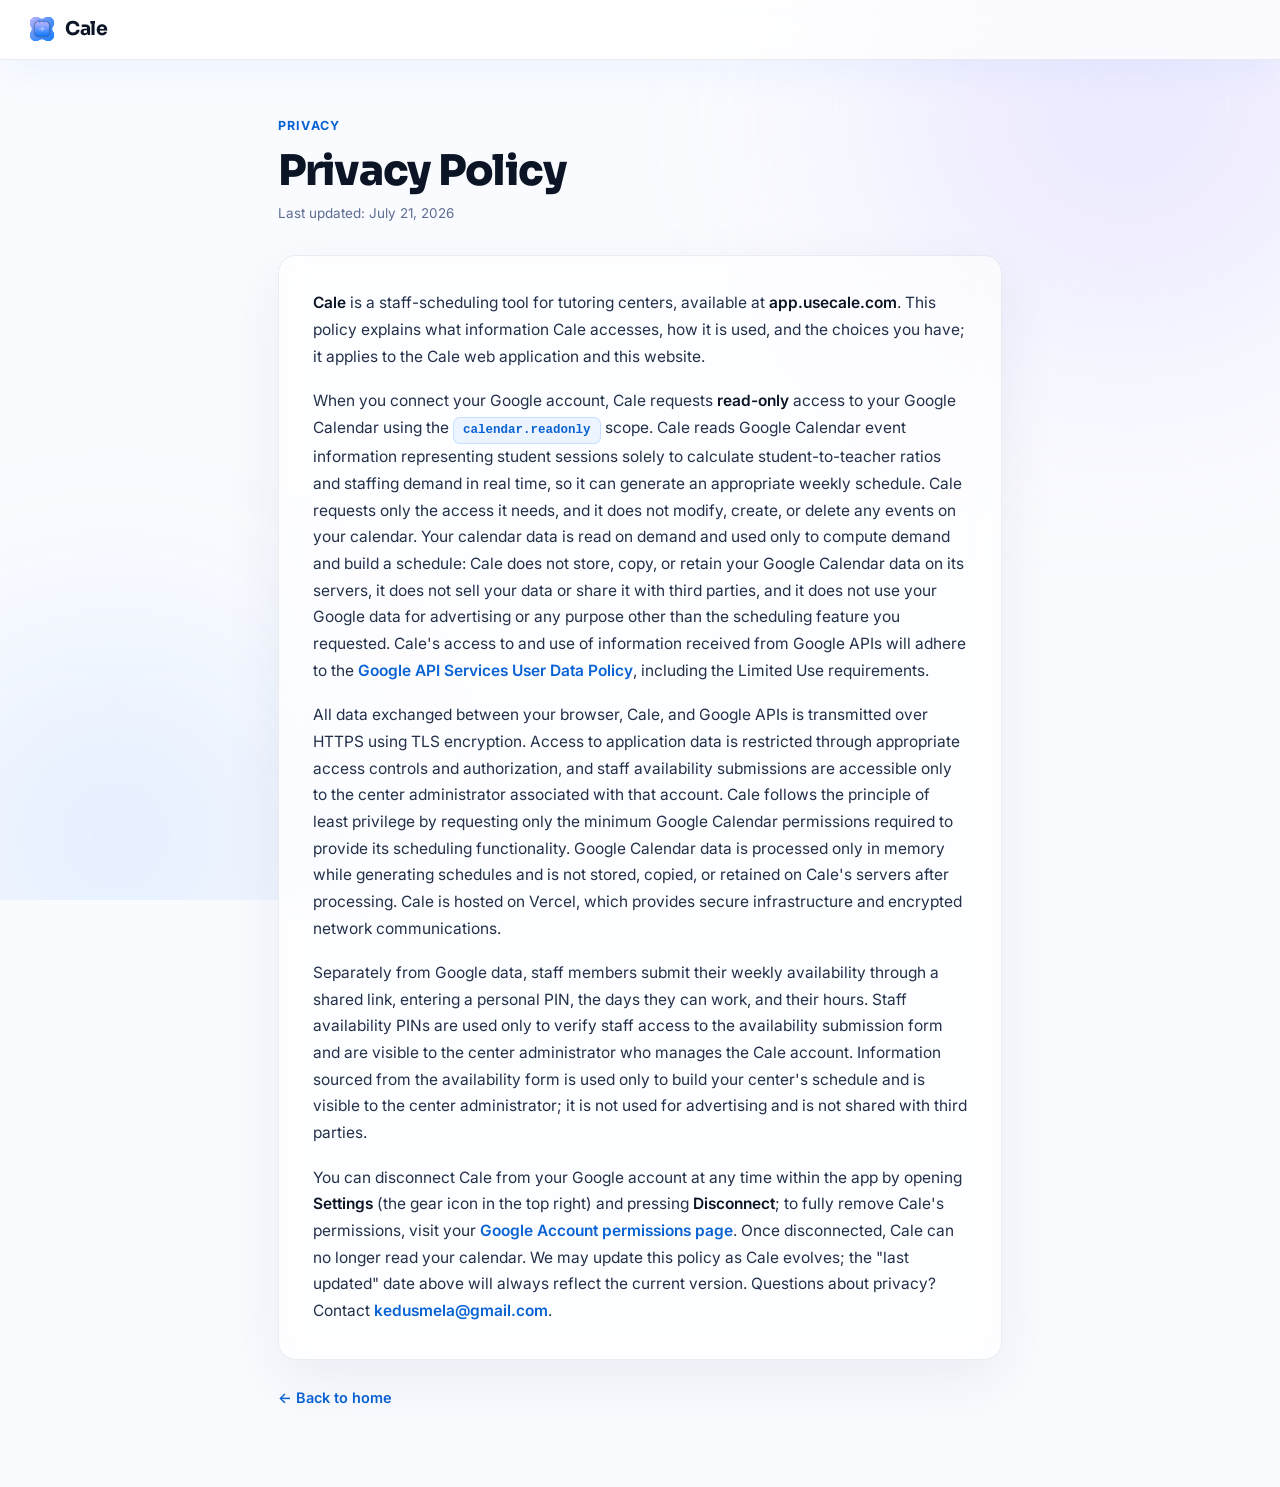
<file: privacy.html>
<!doctype html>
<html lang="en">
  <head>
    <meta charset="utf-8" />
    <meta name="viewport" content="width=device-width, initial-scale=1" />
    <title>Privacy Policy — Cale</title>
    <link rel="canonical" href="https://usecale.com/privacy.html" />
    <link rel="icon" href="/favicon.ico" sizes="any" />
    <link rel="icon" type="image/png" sizes="144x144" href="/favicon.png" />
    <link rel="icon" type="image/svg+xml" href="/logo.svg" />
    <link rel="apple-touch-icon" href="/favicon.png" />
    <style>
      @import url("https://fonts.googleapis.com/css2?family=Inter:wght@400;500;600;700&family=Sora:wght@600;700;800&display=swap");

      :root {
        --blue: #0d7bff;
        --blue-deep: #0a63d4;
        --purple: #c3b9ff;
        --purple-deep: #9f8fff;
        --ink: #0b1526;
        --ink-soft: #22304a;
        --muted: #5a6b8c;
        --muted-2: #5d6d93;
        --bg: #fafbff;
        --card: rgba(255, 255, 255, 0.66);
        --card-solid: #ffffff;
        --card-border: rgba(16, 32, 64, 0.08);
        --radius: 18px;
        --ease: cubic-bezier(0.22, 1, 0.36, 1);
      }
      * {
        box-sizing: border-box;
        margin: 0;
        padding: 0;
      }
      html {
        -webkit-font-smoothing: antialiased;
        scroll-behavior: smooth;
      }
      body {
        font-family: "Inter", system-ui, sans-serif;
        background: var(--bg);
        color: var(--ink);
        min-height: 100vh;
        font-size: 15px;
        line-height: 1.62;
      }
      /* ambient field — same treatment as the pitch site */
      .field {
        position: fixed;
        inset: 0;
        z-index: 0;
        pointer-events: none;
        overflow: hidden;
      }
      .field::before,
      .field::after {
        content: "";
        position: absolute;
        border-radius: 50%;
        filter: blur(90px);
      }
      .field::before {
        width: 60vw;
        height: 60vw;
        background: radial-gradient(
          circle,
          rgba(195, 185, 255, 0.35),
          transparent 65%
        );
        top: -22vw;
        right: -18vw;
        animation: breathe1 18s var(--ease) infinite alternate;
      }
      .field::after {
        width: 50vw;
        height: 50vw;
        background: radial-gradient(
          circle,
          rgba(13, 123, 255, 0.12),
          transparent 65%
        );
        bottom: -20vw;
        left: -16vw;
        animation: breathe2 22s var(--ease) infinite alternate;
      }
      @keyframes breathe1 {
        to {
          transform: translate(-6vw, 8vw) scale(1.12);
        }
      }
      @keyframes breathe2 {
        to {
          transform: translate(7vw, -6vw) scale(1.18);
        }
      }

      .wrap {
        position: relative;
        z-index: 2;
      }

      /* glass header */
      header {
        position: sticky;
        top: 0;
        z-index: 10;
        background: rgba(255, 255, 255, 0.72);
        backdrop-filter: blur(18px) saturate(150%);
        -webkit-backdrop-filter: blur(18px) saturate(150%);
        border-bottom: 1px solid var(--card-border);
        box-shadow: 0 10px 40px rgba(13, 123, 255, 0.06);
        padding: 14px 28px;
        display: flex;
        align-items: center;
      }
      .cale-logo-lockup {
        display: flex;
        align-items: center;
        gap: 9px;
        text-decoration: none;
        color: inherit;
      }
      .cale-logo-lockup img {
        width: 28px;
        height: 28px;
        display: block;
      }
      .cale-wordmark {
        font-family: "Sora", sans-serif;
        font-size: 19px;
        font-weight: 700;
        letter-spacing: -0.02em;
        color: var(--ink);
      }

      .page-body {
        padding: 56px 28px 80px;
        max-width: 780px;
        width: 100%;
        margin: 0 auto;
      }

      .page-intro {
        margin-bottom: 30px;
      }
      .eyebrow {
        font-size: 12.5px;
        font-weight: 700;
        letter-spacing: 0.09em;
        text-transform: uppercase;
        color: var(--blue-deep);
        margin-bottom: 12px;
      }
      .page-intro h1 {
        font-family: "Sora", sans-serif;
        font-size: clamp(30px, 5vw, 42px);
        font-weight: 800;
        letter-spacing: -0.03em;
        line-height: 1.08;
        color: var(--ink);
        margin-bottom: 10px;
      }
      .page-intro .updated {
        color: var(--muted-2);
        font-size: 13.5px;
      }

      .card {
        padding: 24px 26px;
        background: var(--card);
        border: 1px solid var(--card-border);
        border-radius: var(--radius);
        backdrop-filter: blur(14px);
        -webkit-backdrop-filter: blur(14px);
        box-shadow: 0 20px 60px rgba(13, 40, 90, 0.07);
        margin-bottom: 18px;
      }
      .card h2 {
        font-family: "Sora", sans-serif;
        font-size: 17.5px;
        font-weight: 700;
        letter-spacing: -0.01em;
        color: var(--ink);
        margin-bottom: 10px;
        display: flex;
        align-items: center;
        gap: 10px;
      }
      .card h2 .n {
        width: 26px;
        height: 26px;
        flex: none;
        border-radius: 8px;
        display: grid;
        place-items: center;
        font-size: 13px;
        font-weight: 800;
        font-family: "Sora", sans-serif;
        color: var(--blue-deep);
        background: linear-gradient(
          135deg,
          rgba(13, 123, 255, 0.12),
          rgba(195, 185, 255, 0.3)
        );
        border: 1px solid rgba(13, 123, 255, 0.16);
      }
      .card p {
        color: var(--ink-soft);
        margin-bottom: 10px;
      }
      .card p:last-child {
        margin-bottom: 0;
      }
      .policy {
        padding: 34px 34px;
      }
      .policy p {
        margin-bottom: 18px;
        font-size: 15.5px;
        line-height: 1.72;
      }
      .policy p:last-child {
        margin-bottom: 0;
      }
      .card strong {
        color: var(--ink);
        font-weight: 600;
      }
      .card ul {
        margin: 4px 0 0;
        padding-left: 20px;
        color: var(--ink-soft);
      }
      .card li {
        margin-bottom: 6px;
      }
      .card a {
        color: var(--blue-deep);
        text-decoration: none;
        font-weight: 600;
      }
      .card a:hover {
        text-decoration: underline;
      }

      .scope-chip {
        display: inline-block;
        font-family: ui-monospace, "SF Mono", Menlo, monospace;
        font-size: 12.5px;
        font-weight: 600;
        color: var(--blue-deep);
        background: rgba(13, 123, 255, 0.08);
        border: 1px solid rgba(13, 123, 255, 0.16);
        padding: 2px 9px;
        border-radius: 7px;
      }

      .footer-note {
        margin-top: 26px;
        font-size: 14.5px;
      }
      .footer-note a {
        color: var(--blue-deep);
        text-decoration: none;
        font-weight: 600;
      }
      .footer-note a:hover {
        text-decoration: underline;
      }

      @media (prefers-reduced-motion: reduce) {
        .field::before,
        .field::after {
          animation: none;
        }
      }
      @media (max-width: 620px) {
        header {
          padding: 12px 20px;
        }
        .page-body {
          padding: 40px 20px 64px;
        }
        .card {
          padding: 20px 20px;
        }
      }
    </style>
  </head>
  <body>
    <div class="field" aria-hidden="true"></div>

    <div class="wrap">
      <header>
        <a class="cale-logo-lockup" href="index.html">
          <img src="logo.svg" alt="Cale logo" />
          <span class="cale-wordmark">Cale</span>
        </a>
      </header>

      <main class="page-body">
        <div class="page-intro">
          <div class="eyebrow">Privacy</div>
          <h1>Privacy Policy</h1>
          <p class="updated">Last updated: July 21, 2026</p>
        </div>

        <div class="card policy">
          <p>
            <strong>Cale</strong> is a staff-scheduling tool for tutoring
            centers, available at <strong>app.usecale.com</strong>. This
            policy explains what information Cale accesses, how it is used, and
            the choices you have; it applies to the Cale web application and
            this website.
          </p>
          <p>
            When you connect your Google account, Cale requests
            <strong>read-only</strong> access to your Google Calendar using the
            <span class="scope-chip">calendar.readonly</span> scope. Cale reads
            Google Calendar event information representing student sessions
            solely to calculate student-to-teacher ratios and staffing demand in
            real time, so it can generate an appropriate weekly schedule. Cale
            requests only the access it needs, and it does not modify, create,
            or delete any events on your calendar. Your calendar data is read on
            demand and used only to compute demand and build a schedule: Cale
            does not store, copy, or retain your Google Calendar data on its
            servers, it does not sell your data or share it with third parties,
            and it does not use your Google data for advertising or any purpose
            other than the scheduling feature you requested. Cale's access to
            and use of information received from Google APIs will adhere to the
            <a
              href="https://developers.google.com/terms/api-services-user-data-policy"
              target="_blank"
              rel="noopener noreferrer"
              >Google API Services User Data Policy</a
            >, including the Limited Use requirements.
          </p>
          <p>
            All data exchanged between your browser, Cale, and Google APIs is
            transmitted over HTTPS using TLS encryption. Access to application
            data is restricted through appropriate access controls and
            authorization, and staff availability submissions are accessible
            only to the center administrator associated with that account. Cale
            follows the principle of least privilege by requesting only the
            minimum Google Calendar permissions required to provide its
            scheduling functionality. Google Calendar data is processed only in
            memory while generating schedules and is not stored, copied, or
            retained on Cale's servers after processing. Cale is hosted on
            Vercel, which provides secure infrastructure and encrypted network
            communications.
          </p>
          <p>
            Separately from Google data, staff members submit their weekly
            availability through a shared link, entering a personal PIN, the
            days they can work, and their hours. Staff availability PINs are
            used only to verify staff access to the availability submission form
            and are visible to the center administrator who manages the Cale
            account. Information sourced from the availability form is used only
            to build your center's schedule and is visible to the center
            administrator; it is not used for advertising and is not shared with
            third parties.
          </p>
          <p>
            You can disconnect Cale from your Google account at any time within
            the app by opening
            <strong>Settings</strong> (the gear icon in the top right) and
            pressing <strong>Disconnect</strong>; to fully remove Cale's
            permissions, visit your
            <a
              href="https://myaccount.google.com/permissions"
              target="_blank"
              rel="noopener noreferrer"
              >Google Account permissions page</a
            >. Once disconnected, Cale can no longer read your calendar. We may
            update this policy as Cale evolves; the "last updated" date above
            will always reflect the current version. Questions about privacy?
            Contact
            <a href="mailto:kedusmela@gmail.com">kedusmela@gmail.com</a>.
          </p>
        </div>

        <p class="footer-note"><a href="index.html">← Back to home</a></p>
      </main>
    </div>
  </body>
</html>
</file>
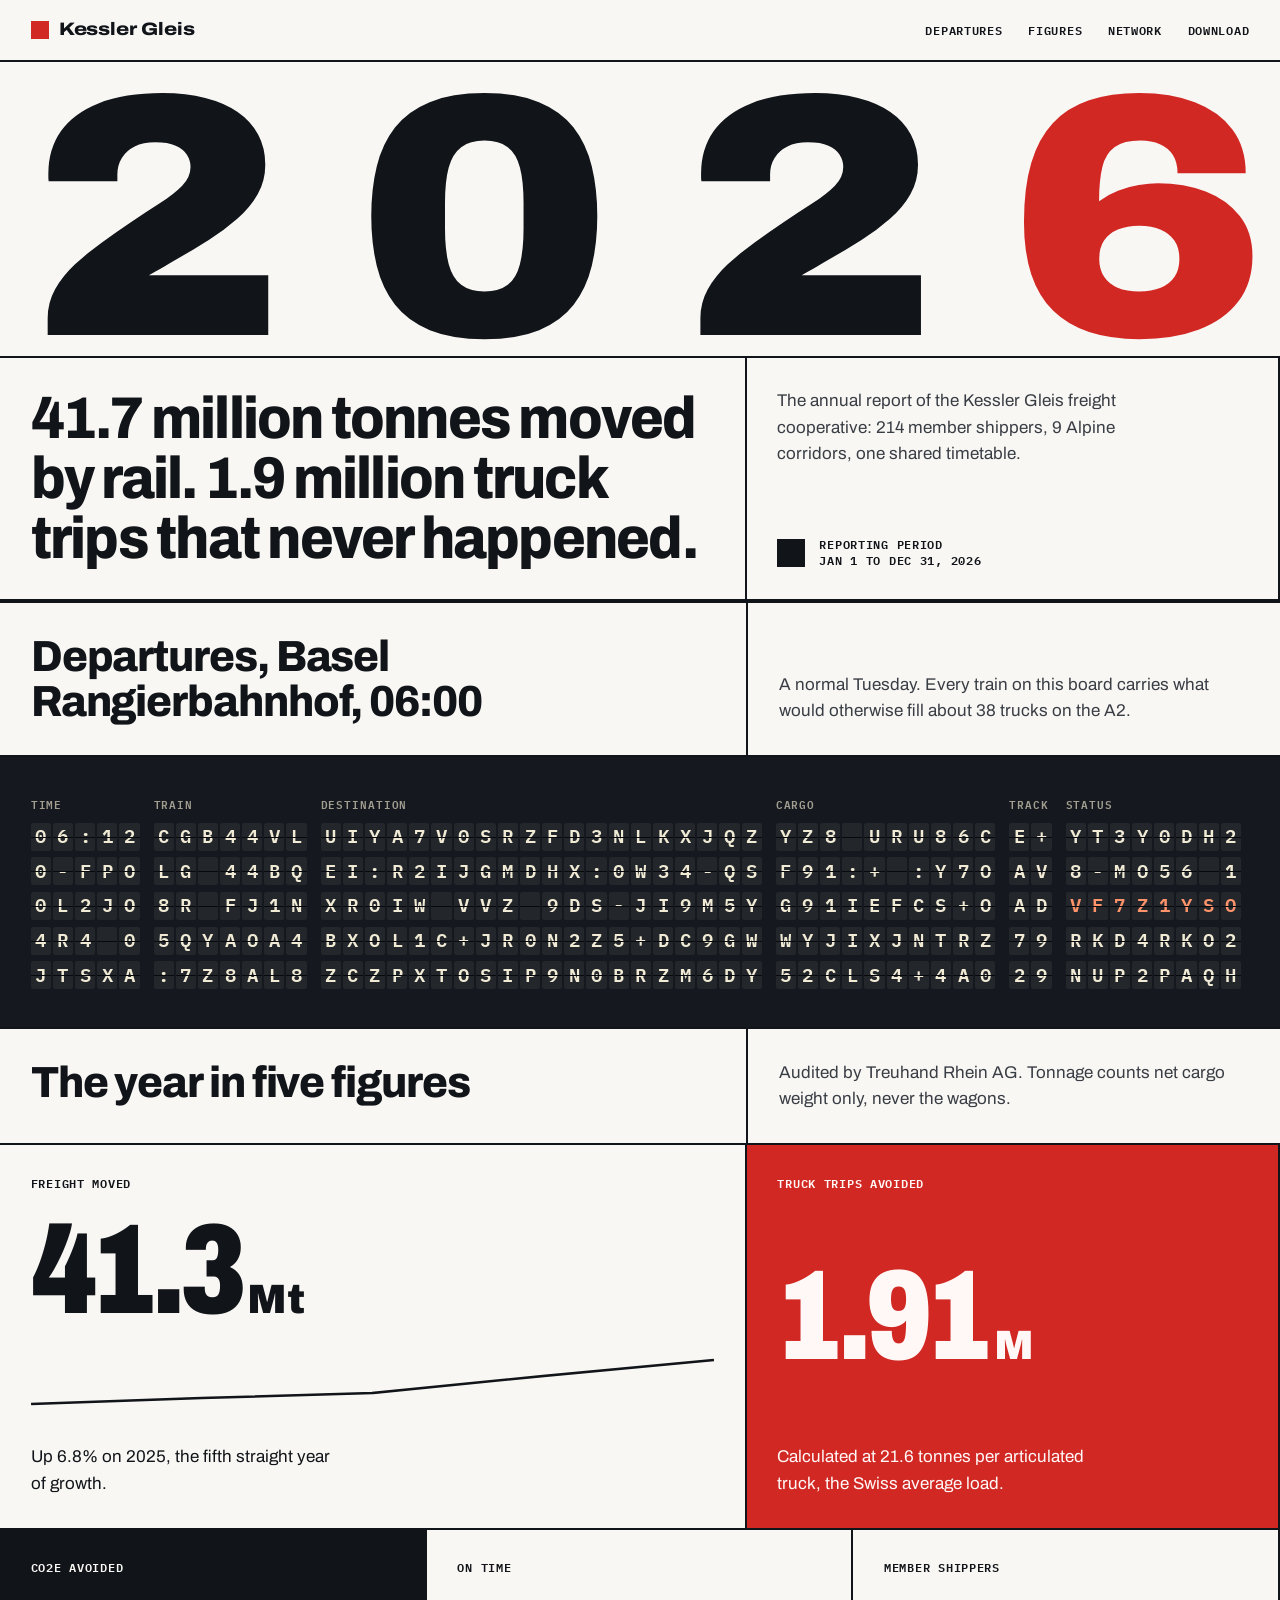
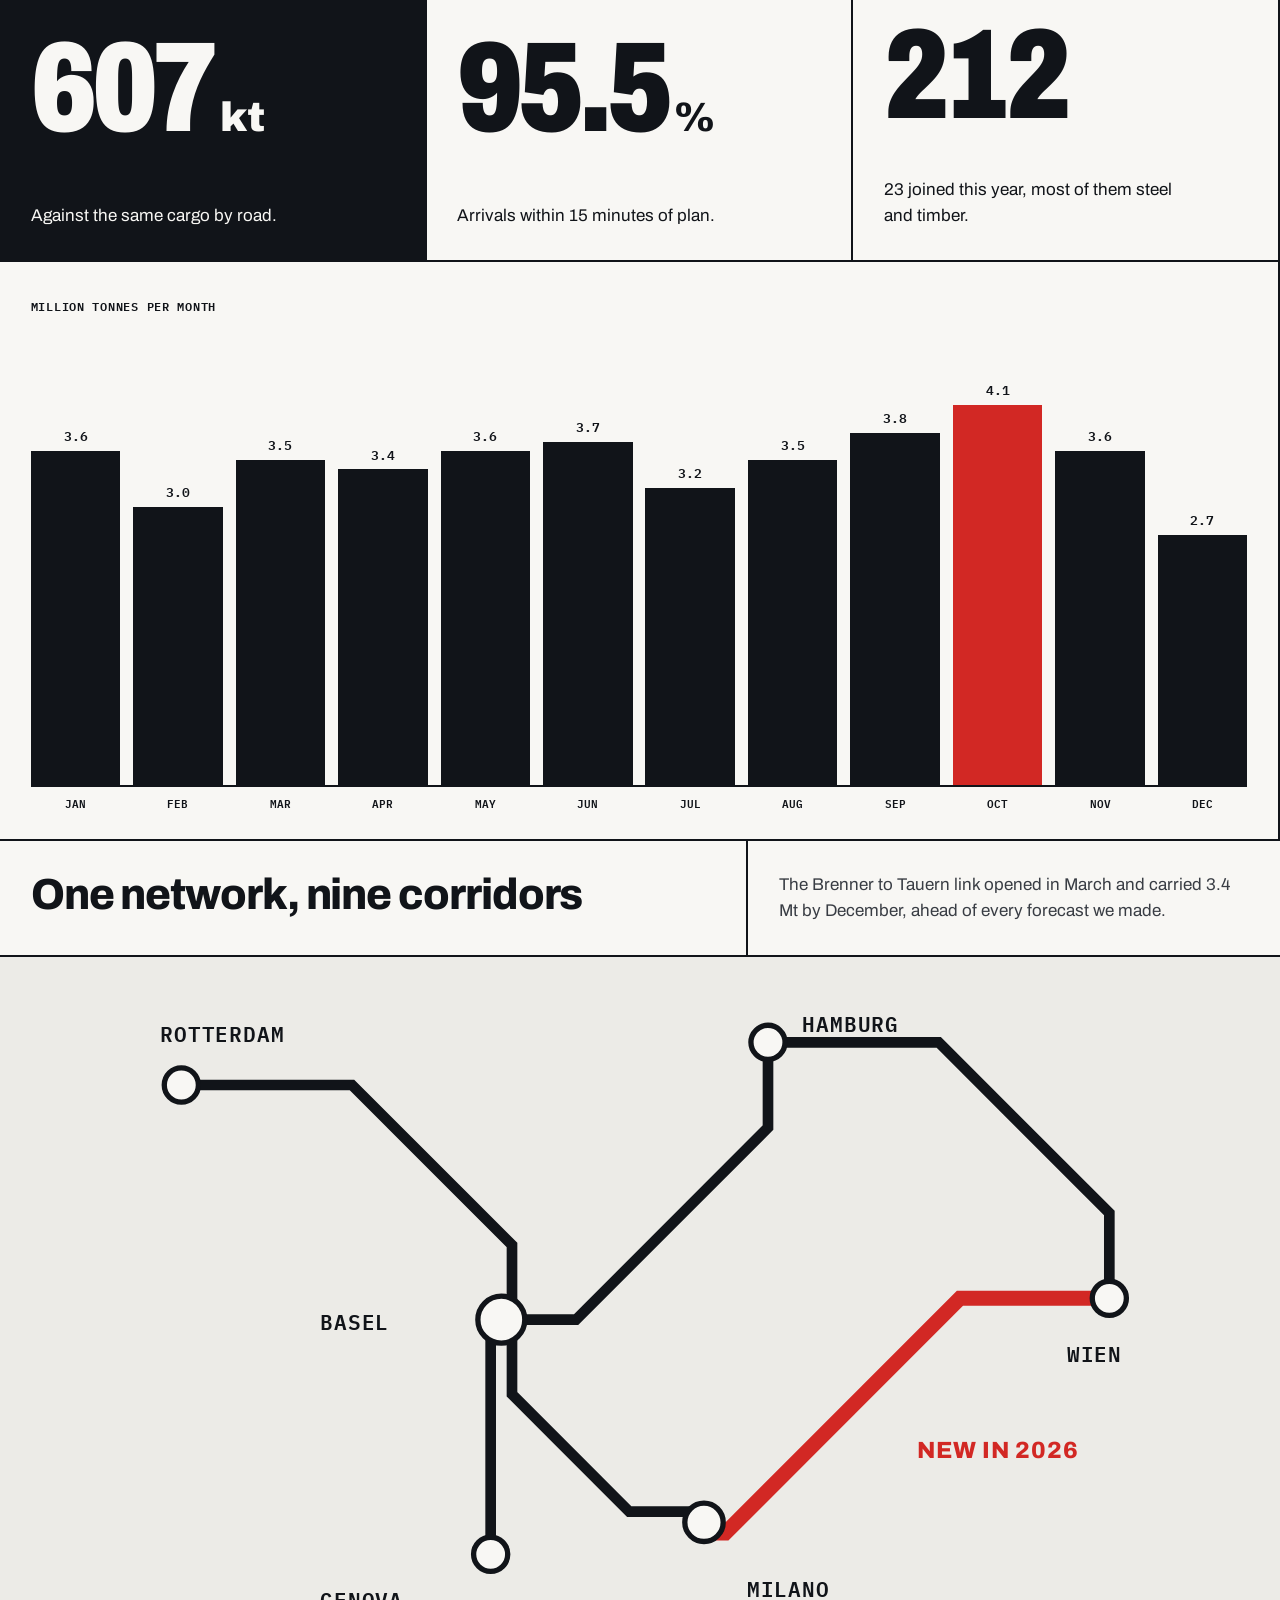
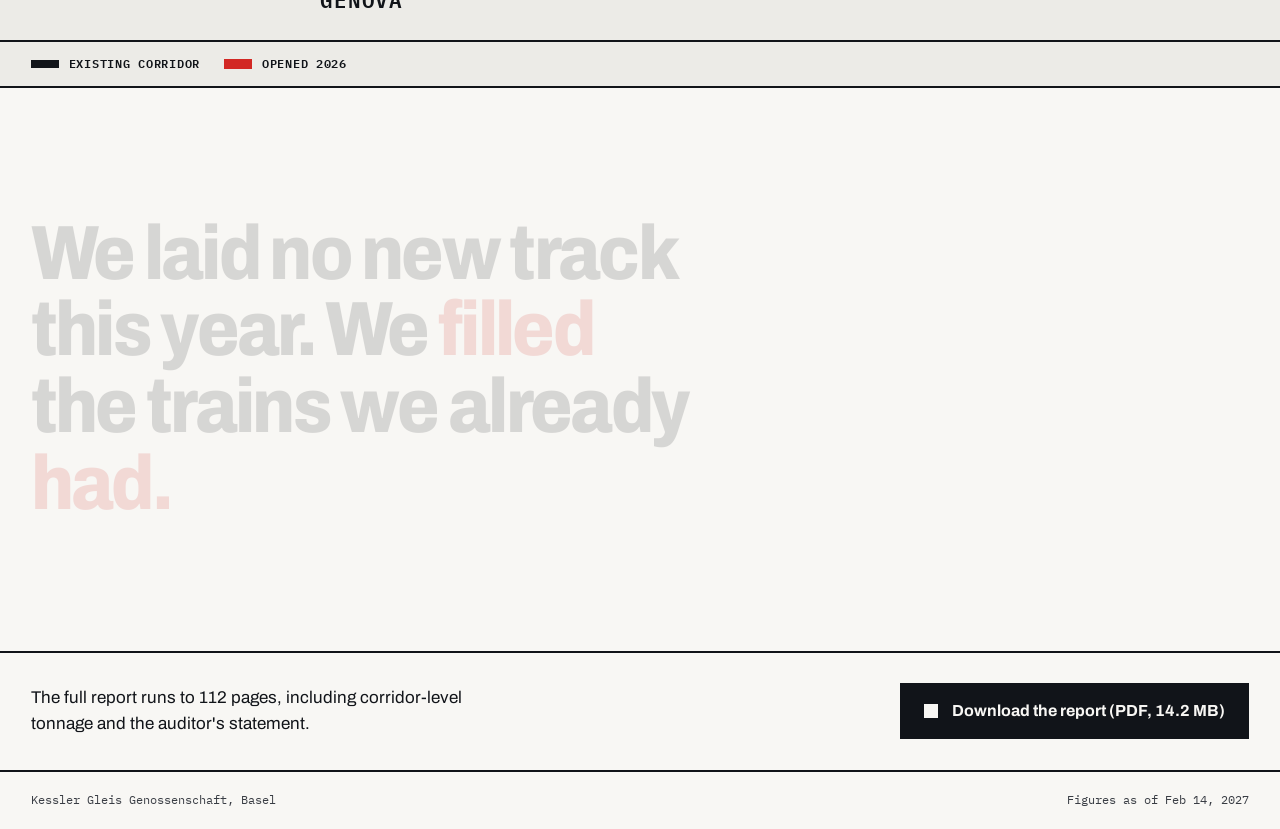
<file: .claude/skills/design-taste/templates/swiss-report.html>
<!doctype html>
<html lang="en">
<head>
<meta charset="utf-8">
<meta name="viewport" content="width=device-width,initial-scale=1">
<title>Kessler Gleis Annual Report 2026</title>
<link rel="preconnect" href="https://fonts.googleapis.com">
<link rel="preconnect" href="https://fonts.gstatic.com" crossorigin>
<link href="https://fonts.googleapis.com/css2?family=Archivo:wdth,wght@62..125,100..900&family=IBM+Plex+Mono:wght@400;600&display=swap" rel="stylesheet">
<style>
/* Theme lock: light only. This is the printed annual report, read at a desk under office light; the paper is the brand. */
:root{
  --paper: oklch(97.5% 0.004 90);
  --paper-2: oklch(94% 0.005 90);
  --ink: oklch(19% 0.012 260);
  --ink-2: oklch(36% 0.012 260);
  --signal: oklch(56% 0.205 28);
  --signal-ink: oklch(98.5% 0.008 28);
  --board: oklch(21% 0.012 260);
  --flap: oklch(27% 0.012 260);
  --flap-ink: oklch(94% 0.03 95);
  --ease-out: cubic-bezier(.23,1,.32,1);
  --ease-mech: cubic-bezier(.7,0,.2,1);
  --gut: clamp(16px, 2.4vw, 32px);
  /* z-index scale */
  --z-sticky: 10;
}
*{box-sizing:border-box}
html{-webkit-text-size-adjust:100%}
body{margin:0;background:var(--paper);color:var(--ink);font-family:"Archivo",system-ui,sans-serif;font-size:17px;line-height:1.55;font-variation-settings:"wdth" 100}
.mono{font-family:"IBM Plex Mono",ui-monospace,monospace}
h1,h2,h3{text-wrap:balance;margin:0}
p{text-wrap:pretty;margin:0}
a{color:inherit}
.sr{position:absolute;width:1px;height:1px;overflow:hidden;clip:rect(0 0 0 0);white-space:nowrap}
:focus-visible{outline:3px solid var(--signal);outline-offset:3px}

/* Header */
.top{position:sticky;top:0;z-index:var(--z-sticky);display:flex;justify-content:space-between;align-items:center;gap:16px;padding:14px var(--gut);background:var(--paper);border-bottom:2px solid var(--ink)}
.brand{font-weight:800;font-variation-settings:"wdth" 118;letter-spacing:-.01em;text-decoration:none;display:flex;align-items:center;gap:10px;font-size:18px}
.brand i{width:18px;height:18px;background:var(--signal);display:inline-block}
.top nav{display:flex;gap:clamp(12px,2vw,28px);font:600 12px/1 "IBM Plex Mono",monospace;text-transform:uppercase;letter-spacing:.06em}
.top nav a{text-decoration:none;padding:10px 0;background:linear-gradient(var(--ink),var(--ink)) left bottom/0 2px no-repeat;transition:background-size .25s var(--ease-out)}
.top nav a:hover{background-size:100% 2px}
@media (max-width:640px){.top nav a:not(:last-child){display:none}}

/* Grid primitives */
.grid{display:grid;grid-template-columns:repeat(12,minmax(0,1fr))}
.cell{border-right:2px solid var(--ink);border-bottom:2px solid var(--ink);padding:var(--gut);position:relative;min-width:0}
.label{font:600 12px/1.3 "IBM Plex Mono",monospace;text-transform:uppercase;letter-spacing:.06em}

/* Hero */
.hero{border-bottom:2px solid var(--ink)}
.hero-year{grid-column:1/-1;display:flex;justify-content:space-between;padding:clamp(8px,2vw,24px) var(--gut) 0;font-weight:900;font-size:clamp(96px,27vw,420px);line-height:.78;letter-spacing:-.045em;overflow:hidden;border-bottom:2px solid var(--ink)}
.hero-year span{display:block;font-variation-settings:"wdth" 112;animation:widen 1.6s var(--ease-mech) both;animation-delay:calc(var(--i)*90ms)}
.hero-year span:nth-child(4){color:var(--signal)}
@keyframes widen{from{font-variation-settings:"wdth" 62;transform:translateY(18%)}}
.hero-main{grid-column:1/8}
.hero-title{font-size:clamp(34px,4.6vw,72px);line-height:1.02;letter-spacing:-.03em;font-weight:800;font-variation-settings:"wdth" 92}
.hero-side{grid-column:8/-1;display:flex;flex-direction:column;justify-content:space-between;gap:28px}
.hero-side p{max-width:38ch;color:var(--ink-2)}
.meta{display:flex;align-items:center;gap:14px}
.spinner{width:28px;height:28px;background:var(--ink);animation:quarter 2.4s var(--ease-mech) infinite}
@keyframes quarter{0%,20%{transform:rotate(0)}45%,70%{transform:rotate(90deg)}95%,100%{transform:rotate(180deg)}}
@media (max-width:820px){.hero-main,.hero-side{grid-column:1/-1}.hero-side{border-top:0}}

/* Section heading */
.sec-head{grid-column:1/-1;display:grid;grid-template-columns:repeat(12,minmax(0,1fr));column-gap:2px;background:var(--ink);border-bottom:2px solid var(--ink)}
.sec-head>*{background:var(--paper)}
.sec-head h2{grid-column:1/8;padding:var(--gut);font-size:clamp(28px,3.4vw,52px);line-height:1.04;letter-spacing:-.025em;font-weight:800;font-variation-settings:"wdth" 96}
.sec-head p{grid-column:8/-1;padding:var(--gut);color:var(--ink-2);display:grid;align-content:end}
@media (max-width:820px){.sec-head{column-gap:0}.sec-head h2,.sec-head p{grid-column:1/-1}.sec-head p{padding-top:0}}

/* Departure board */
.board-wrap{position:relative;grid-column:1/-1;background:var(--board);padding:var(--gut);overflow-x:auto;border-bottom:2px solid var(--ink)}
table.board{border-collapse:separate;border-spacing:0 6px;min-width:760px;width:100%;color:var(--flap-ink)}
.board th{font:600 11px/1 "IBM Plex Mono",monospace;text-transform:uppercase;letter-spacing:.08em;text-align:left;color:oklch(70% .02 95);padding:4px 10px 8px 0}
.board td{padding:0 14px 0 0;white-space:nowrap}
.flaps{display:inline-flex;gap:2px}
.f{display:inline-grid;place-items:center;width:1.05em;height:1.45em;background:var(--flap);border-radius:2px;font:600 clamp(15px,1.5vw,20px)/1 "IBM Plex Mono",monospace;position:relative;transform-origin:50% 50%}
.f::after{content:"";position:absolute;left:0;right:0;top:50%;height:1px;background:oklch(14% .01 260)}
.f.flip{animation:flip 70ms linear}
@keyframes flip{50%{transform:scaleY(.08)}}
.f.hot{color:oklch(78% .15 40)}

/* Figures */
.fig-grid{grid-column:1/-1}
.fig{display:flex;flex-direction:column;justify-content:space-between;gap:28px;min-height:clamp(220px,26vw,340px)}
.fig .n{font-weight:900;font-variation-settings:"wdth" 75;font-size:clamp(64px,10vw,168px);line-height:.82;letter-spacing:-.04em;font-variant-numeric:tabular-nums}
.fig .n small{font-size:.32em;letter-spacing:0;font-variation-settings:"wdth" 100;margin-left:.15em}
.fig p{max-width:34ch}
.fig.red{background:var(--signal);color:var(--signal-ink)}
.fig.inv{background:var(--ink);color:var(--paper)}
.f-a{grid-column:1/8}.f-b{grid-column:8/-1}.f-c{grid-column:1/5}.f-d{grid-column:5/9}.f-e{grid-column:9/-1}
@media (max-width:820px){.f-a,.f-b,.f-c,.f-d,.f-e{grid-column:1/-1}}
.spark{width:100%;height:64px;display:block}
.spark path{fill:none;stroke:currentColor;stroke-width:2.5;stroke-linejoin:round}

/* Bars */
.chart{grid-column:1/-1;padding:var(--gut);border-bottom:2px solid var(--ink);border-right:2px solid var(--ink)}
.bars{display:grid;grid-template-columns:repeat(12,minmax(0,1fr));align-items:end;gap:clamp(4px,1vw,14px);height:clamp(240px,34vw,420px);border-bottom:2px solid var(--ink)}
.bar{position:relative;height:var(--h);display:flex;flex-direction:column;justify-content:flex-end}
.bar i{display:block;height:100%;background:var(--ink);transform:scaleY(0);transform-origin:bottom;transition:transform 1s var(--ease-mech);transition-delay:calc(var(--i)*60ms)}
.bar.peak i{background:var(--signal)}
.bar b{position:absolute;top:-1.6em;left:0;right:0;text-align:center;font:600 clamp(10px,1.1vw,13px)/1 "IBM Plex Mono",monospace;opacity:0;transition:opacity .4s var(--ease-out);transition-delay:calc(var(--i)*60ms + .6s)}
.in .bar i{transform:scaleY(1)}
.in .bar b{opacity:1}
.months{display:grid;grid-template-columns:repeat(12,minmax(0,1fr));gap:clamp(4px,1vw,14px);margin-top:10px;font:600 11px/1 "IBM Plex Mono",monospace;text-transform:uppercase;text-align:center}

/* Network */
.map-wrap{grid-column:1/-1;border-bottom:2px solid var(--ink);overflow-x:auto;background:var(--paper-2)}
.map{display:block;min-width:720px;width:100%;height:auto}
.map .line{fill:none;stroke:var(--ink);stroke-width:10;stroke-linecap:square;stroke-linejoin:miter}
.map .line.new{stroke:var(--signal);stroke-width:14}
.map .st{fill:var(--paper);stroke:var(--ink);stroke-width:5;opacity:0;transform-box:fill-box;transform-origin:center;transform:scale(.6);transition:opacity .3s var(--ease-out),transform .5s var(--ease-out)}
.map.in .st{opacity:1;transform:none}
.map text{font:600 20px "IBM Plex Mono",monospace;fill:var(--ink);text-transform:uppercase;letter-spacing:.04em}
.map .tag{font:800 22px "Archivo",sans-serif;fill:var(--signal)}
.legend{display:flex;gap:24px;flex-wrap:wrap;padding:14px var(--gut);border-top:2px solid var(--ink)}
.legend span{display:inline-flex;align-items:center;gap:10px}
.legend i{width:28px;height:8px;background:var(--ink)}
.legend i.r{background:var(--signal);height:10px}

/* Statement */
.statement{grid-column:1/-1;padding:clamp(56px,10vw,160px) var(--gut);border-bottom:2px solid var(--ink)}
.statement p{font-weight:800;font-variation-settings:"wdth" 88;font-size:clamp(34px,6vw,96px);line-height:1;letter-spacing:-.035em;max-width:16ch}
.statement .w{opacity:.14;transition:opacity .25s linear}
.statement .w.on{opacity:1}
.statement .w.r{color:var(--signal)}

/* Download */
.dl{grid-column:1/-1;display:flex;flex-wrap:wrap;gap:24px;justify-content:space-between;align-items:center;padding:var(--gut);border-bottom:2px solid var(--ink)}
.btn{appearance:none;border:2px solid var(--ink);background:var(--ink);color:var(--paper);font:700 16px/1 "Archivo",sans-serif;padding:18px 22px;min-height:56px;display:inline-flex;align-items:center;gap:14px;cursor:pointer;transition:background .18s var(--ease-out),color .18s var(--ease-out),transform .12s var(--ease-out)}
.btn:hover{background:var(--signal);border-color:var(--signal);color:var(--signal-ink)}
.btn:active{transform:scale(.97)}
.btn[aria-busy="true"]{cursor:progress}
.btn .sq{width:14px;height:14px;background:currentColor;transition:transform .3s var(--ease-mech)}
.btn[aria-busy="true"] .sq{animation:quarter 1s var(--ease-mech) infinite}
.btn.done{background:var(--paper);color:var(--ink)}
footer{display:flex;justify-content:space-between;flex-wrap:wrap;gap:12px;padding:20px var(--gut);font:400 12px/1.4 "IBM Plex Mono",monospace;color:var(--ink-2)}

@media (prefers-reduced-motion:reduce){
  *,*::before,*::after{animation:none!important;transition-duration:.01ms!important}
  .bar i{transform:none}.bar b{opacity:1}.map .st{opacity:1;transform:none}.statement .w{opacity:1}
}
</style>
</head>
<body>

<header class="top">
  <a class="brand" href="#"><i></i>Kessler Gleis</a>
  <nav aria-label="Report sections">
    <a href="#board">Departures</a><a href="#figures">Figures</a><a href="#network">Network</a><a href="#download">Download</a>
  </nav>
</header>

<main>
<section class="hero grid" aria-labelledby="h1">
  <div class="hero-year" aria-hidden="true"><span style="--i:0">2</span><span style="--i:1">0</span><span style="--i:2">2</span><span style="--i:3">6</span></div>
  <div class="cell hero-main"><h1 id="h1" class="hero-title">41.7 million tonnes moved by rail. 1.9 million truck trips that never happened.</h1></div>
  <div class="cell hero-side">
    <p>The annual report of the Kessler Gleis freight cooperative: 214 member shippers, 9 Alpine corridors, one shared timetable.</p>
    <div class="meta"><div class="spinner" aria-hidden="true"></div><span class="label">Reporting period<br>Jan 1 to Dec 31, 2026</span></div>
  </div>
</section>

<section id="board" class="grid" aria-labelledby="h-board">
  <div class="sec-head"><h2 id="h-board">Departures, Basel Rangierbahnhof, 06:00</h2><p>A normal Tuesday. Every train on this board carries what would otherwise fill about 38 trucks on the A2.</p></div>
  <div class="board-wrap">
    <table class="board">
      <thead><tr><th>Time</th><th>Train</th><th>Destination</th><th>Cargo</th><th>Track</th><th>Status</th></tr></thead>
      <tbody id="rows"></tbody>
    </table>
  </div>
</section>

<section id="figures" class="grid" aria-labelledby="h-fig">
  <div class="sec-head"><h2 id="h-fig">The year in five figures</h2><p>Audited by Treuhand Rhein AG. Tonnage counts net cargo weight only, never the wagons.</p></div>
  <div class="grid fig-grid">
    <div class="cell fig f-a">
      <span class="label">Freight moved</span>
      <div class="n" data-to="41.7" data-dec="1">0<small>Mt</small></div>
      <svg class="spark" viewBox="0 0 300 64" preserveAspectRatio="none" aria-label="Five-year trend, rising from 33.0 to 41.7 million tonnes"><path d="M0 52 L75 46 L150 41 L225 24 L300 8"/></svg>
      <p>Up 6.8% on 2025, the fifth straight year of growth.</p>
    </div>
    <div class="cell fig f-b red">
      <span class="label">Truck trips avoided</span>
      <div class="n" data-to="1.93" data-dec="2">0<small>M</small></div>
      <p>Calculated at 21.6 tonnes per articulated truck, the Swiss average load.</p>
    </div>
    <div class="cell fig f-c inv">
      <span class="label">CO2e avoided</span>
      <div class="n" data-to="612" data-dec="0">0<small>kt</small></div>
      <p>Against the same cargo by road.</p>
    </div>
    <div class="cell fig f-d">
      <span class="label">On time</span>
      <div class="n" data-to="96.3" data-dec="1">0<small>%</small></div>
      <p>Arrivals within 15 minutes of plan.</p>
    </div>
    <div class="cell fig f-e">
      <span class="label">Member shippers</span>
      <div class="n" data-to="214" data-dec="0">0</div>
      <p>23 joined this year, most of them steel and timber.</p>
    </div>
  </div>
  <div class="chart" id="chart">
    <span class="label">Million tonnes per month</span>
    <div class="bars" style="margin-top:48px"></div>
    <div class="months" aria-hidden="true"></div>
  </div>
</section>

<section id="network" class="grid" aria-labelledby="h-net">
  <div class="sec-head"><h2 id="h-net">One network, nine corridors</h2><p>The Brenner to Tauern link opened in March and carried 3.4 Mt by December, ahead of every forecast we made.</p></div>
  <div class="map-wrap">
    <svg class="map" id="map" viewBox="0 0 1200 640" role="img" aria-label="Schematic map of the network linking Rotterdam, Hamburg, Basel, Milano, Genova and Wien. The new Wien to Milano corridor is highlighted.">
      <path class="line" d="M170 120 H330 L480 270 V340"/>
      <path class="line" d="M720 80 V160 L540 340 H480"/>
      <path class="line" d="M480 340 V410 L590 520 H660"/>
      <path class="line" d="M460 340 V560"/>
      <path class="line" d="M720 80 H880 L1040 240 V320"/>
      <path class="line new" d="M1040 320 H900 L680 540 H660"/>
      <g>
        <circle class="st" cx="170" cy="120" r="16"/><text x="150" y="80">Rotterdam</text>
        <circle class="st" cx="720" cy="80" r="16"/><text x="752" y="70">Hamburg</text>
        <circle class="st" cx="470" cy="340" r="22"/><text x="300" y="350">Basel</text>
        <circle class="st" cx="660" cy="530" r="18"/><text x="700" y="600">Milano</text>
        <circle class="st" cx="460" cy="560" r="16"/><text x="300" y="610">Genova</text>
        <circle class="st" cx="1040" cy="320" r="16"/><text x="1000" y="380">Wien</text>
        <text class="tag" x="860" y="470">New in 2026</text>
      </g>
    </svg>
    <div class="legend label"><span><i></i>Existing corridor</span><span><i class="r"></i>Opened 2026</span></div>
  </div>
</section>

<section class="grid" aria-label="Closing statement">
  <div class="statement"><p id="statement">We laid no new track this year. We filled the trains we already had.</p></div>
  <div class="dl" id="download">
    <p style="max-width:44ch">The full report runs to 112 pages, including corridor-level tonnage and the auditor's statement.</p>
    <button class="btn" id="dlbtn" type="button"><span class="sq" aria-hidden="true"></span><span class="t">Download the report (PDF, 14.2 MB)</span></button>
  </div>
</section>
</main>

<footer><span>Kessler Gleis Genossenschaft, Basel</span><span>Figures as of Feb 14, 2027</span></footer>

<script>
const reduce = matchMedia('(prefers-reduced-motion: reduce)').matches;
const once = (el, fn, threshold = .35) => {
  const io = new IntersectionObserver(es => es.forEach(e => { if (e.isIntersecting) { fn(e.target); io.unobserve(e.target); } }), { threshold });
  io.observe(el);
};

/* Split-flap board */
const CH = ' ABCDEFGHIJKLMNOPQRSTUVWXYZ0123456789:+-';
const rows = [
  ['06:12','KG 4471','MILANO SMISTAMENTO','STEEL COIL','7','ON TIME'],
  ['06:27','KG 4480','ROTTERDAM MAASVLAKTE','CONTAINERS','3','ON TIME'],
  ['06:41','KG 2213','WIEN ZVBF','SAWN TIMBER','12','+4 MIN'],
  ['06:58','KG 4492','HAMBURG BILLWERDER','AUTOMOTIVE','5','BOARDING'],
  ['07:15','KG 5107','GENOVA PORTO','GRAIN','9','ON TIME'],
];
const widths = [5,7,20,10,2,8];
const tbody = document.getElementById('rows');
rows.forEach(r => {
  const tr = document.createElement('tr');
  r.forEach((txt, c) => {
    const td = document.createElement('td');
    td.innerHTML = `<span class="sr">${txt}</span><span class="flaps" aria-hidden="true">${'<span class="f"> </span>'.repeat(widths[c])}</span>`;
    tr.appendChild(td);
  });
  tbody.appendChild(tr);
});
function setCell(td, text, delay = 0) {
  const target = text.padEnd(td.querySelectorAll('.f').length);
  td.querySelector('.sr').textContent = text;
  td.querySelectorAll('.f').forEach((f, i) => {
    f.classList.toggle('hot', /MIN/.test(text));
    if (reduce) { f.textContent = target[i]; return; }
    let steps = 6 + Math.floor(Math.random() * 10);
    setTimeout(function tick() {
      if (steps-- <= 0) { f.textContent = target[i]; return; }
      f.textContent = CH[Math.floor(Math.random() * CH.length)];
      f.classList.remove('flip'); void f.offsetWidth; f.classList.add('flip');
      setTimeout(tick, 70);
    }, delay + i * 28);
  });
}
once(tbody, () => {
  [...tbody.rows].forEach((tr, r) => [...tr.cells].forEach((td, c) => setCell(td, rows[r][c], r * 220 + c * 90)));
  const statuses = ['ON TIME','BOARDING','+2 MIN','+6 MIN','DEPARTED'];
  setInterval(() => {
    const r = Math.floor(Math.random() * rows.length);
    setCell(tbody.rows[r].cells[5], statuses[Math.floor(Math.random() * statuses.length)]);
  }, 4200);
}, .2);

/* Counters */
document.querySelectorAll('.fig .n').forEach(el => {
  const to = +el.dataset.to, dec = +el.dataset.dec, unit = el.querySelector('small')?.outerHTML || '';
  const fmt = v => v.toLocaleString('en-US', { minimumFractionDigits: dec, maximumFractionDigits: dec }) + unit;
  if (reduce) { el.innerHTML = fmt(to); return; }
  once(el, () => {
    const t0 = performance.now(), dur = 1600;
    requestAnimationFrame(function step(t) {
      const p = Math.min(1, (t - t0) / dur), e = 1 - Math.pow(2, -10 * p);
      el.innerHTML = fmt(p === 1 ? to : to * e);
      if (p < 1) requestAnimationFrame(step);
    });
  });
});

/* Bars */
const months = [['Jan',3.6],['Feb',3.0],['Mar',3.5],['Apr',3.4],['May',3.6],['Jun',3.7],['Jul',3.2],['Aug',3.5],['Sep',3.8],['Oct',4.1],['Nov',3.6],['Dec',2.7]];
const bars = document.querySelector('.bars'), ml = document.querySelector('.months');
months.forEach(([m, v], i) => {
  bars.insertAdjacentHTML('beforeend', `<div class="bar${v === 4.1 ? ' peak' : ''}" style="--h:${(v / 4.5 * 100).toFixed(1)}%;--i:${i}"><b>${v.toFixed(1)}</b><i></i><span class="sr">${m}: ${v} million tonnes</span></div>`);
  ml.insertAdjacentHTML('beforeend', `<span>${m}</span>`);
});
once(document.getElementById('chart'), el => el.classList.add('in'));

/* Network lines draw in */
const map = document.getElementById('map');
const lines = [...map.querySelectorAll('.line')];
lines.forEach(p => { const L = p.getTotalLength(); p.style.strokeDasharray = L; p.style.strokeDashoffset = reduce ? 0 : L; });
once(map, () => {
  map.classList.add('in');
  if (reduce) return;
  lines.forEach((p, i) => p.animate([{ strokeDashoffset: p.getTotalLength() }, { strokeDashoffset: 0 }],
    { duration: p.classList.contains('new') ? 1400 : 900, delay: i * 180 + (p.classList.contains('new') ? 400 : 0), easing: 'cubic-bezier(.7,0,.2,1)', fill: 'forwards' }));
}, .25);

/* Statement: words light up as you read down */
const st = document.getElementById('statement');
st.innerHTML = st.textContent.split(' ').map(w => `<span class="w${/filled|had/.test(w) ? ' r' : ''}">${w}</span>`).join(' ');
const words = [...st.querySelectorAll('.w')];
if (!reduce) {
  const io = new IntersectionObserver(es => es.forEach(e => {
    const r = e.intersectionRatio;
    words.forEach((w, i) => w.classList.toggle('on', i / words.length < (r - .05) * 1.6));
  }), { threshold: Array.from({ length: 41 }, (_, i) => i / 40) });
  io.observe(st);
}

/* Download button states */
const btn = document.getElementById('dlbtn');
btn.addEventListener('click', () => {
  if (btn.getAttribute('aria-busy') === 'true') return;
  const t = btn.querySelector('.t');
  btn.setAttribute('aria-busy', 'true'); t.textContent = 'Preparing PDF';
  setTimeout(() => { btn.removeAttribute('aria-busy'); btn.classList.add('done'); t.textContent = 'Saved to Downloads'; }, 1400);
});
</script>
</body>
</html>
</file>
